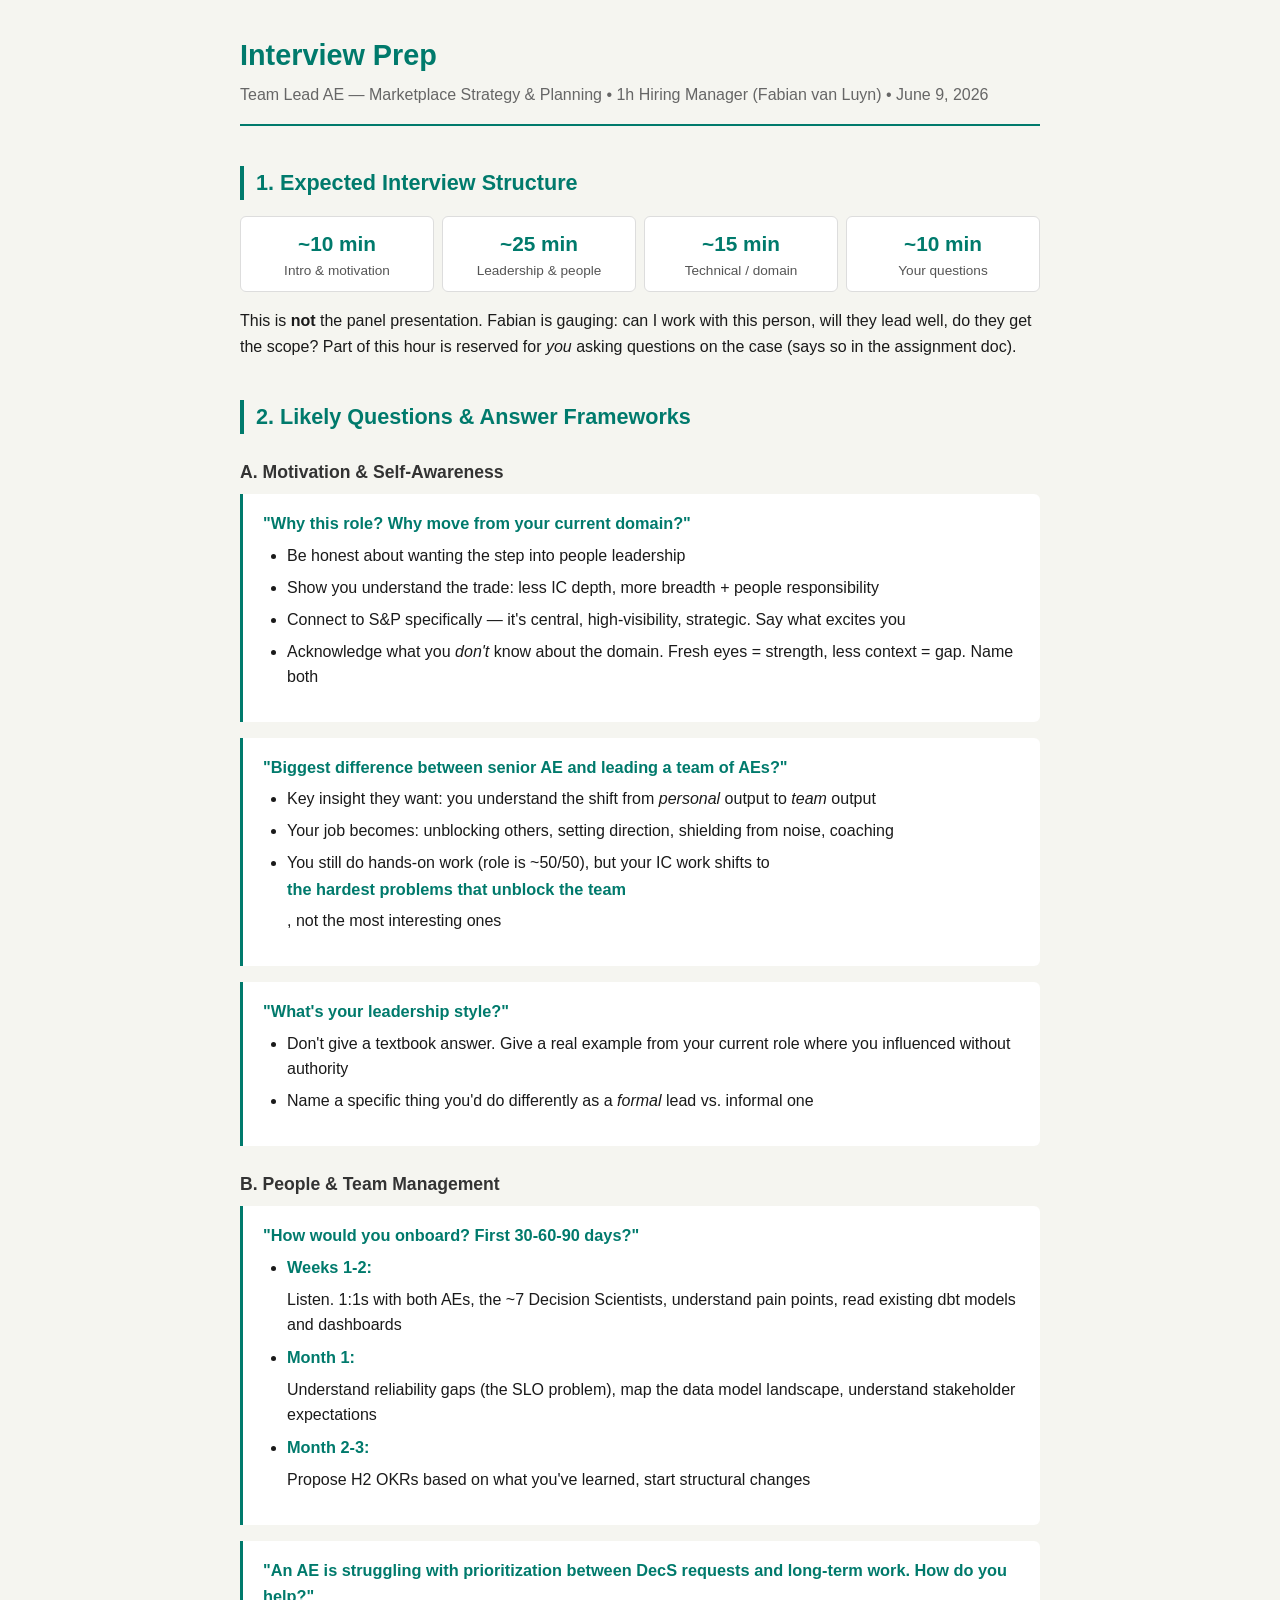
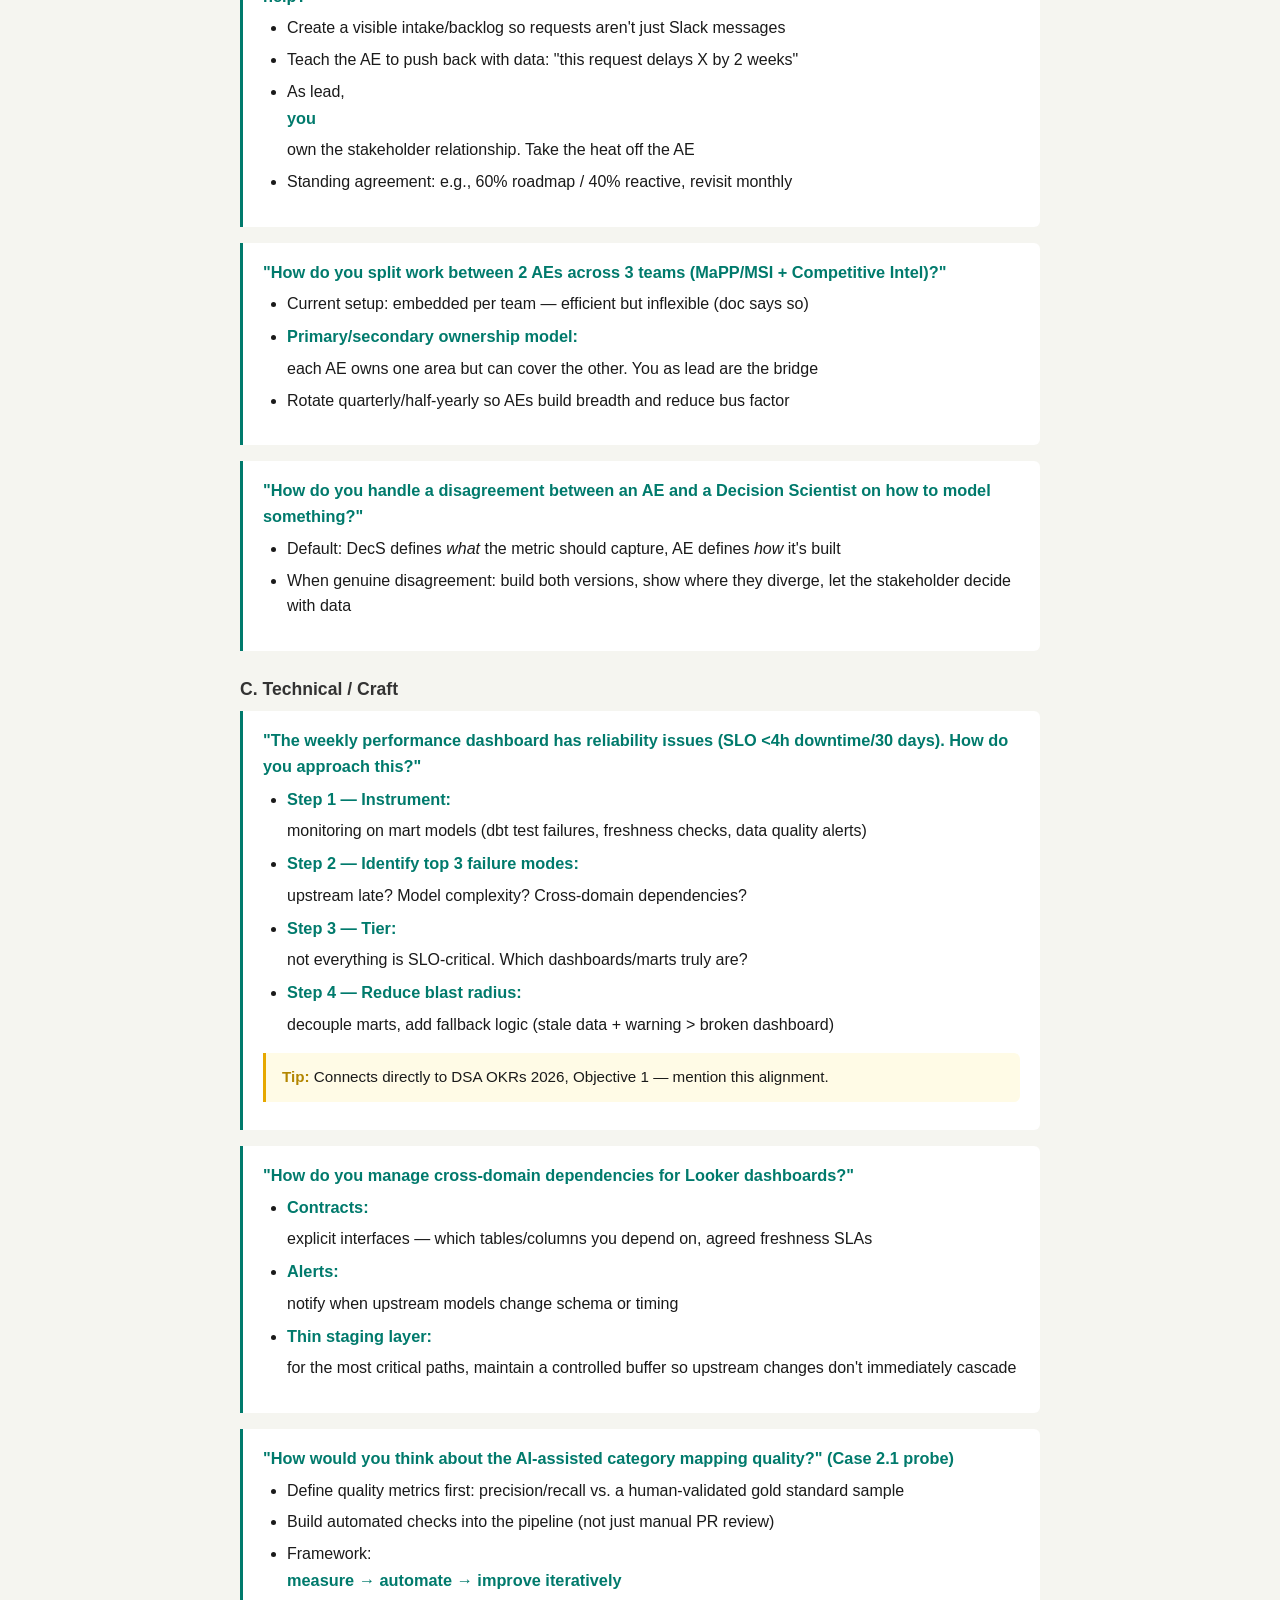
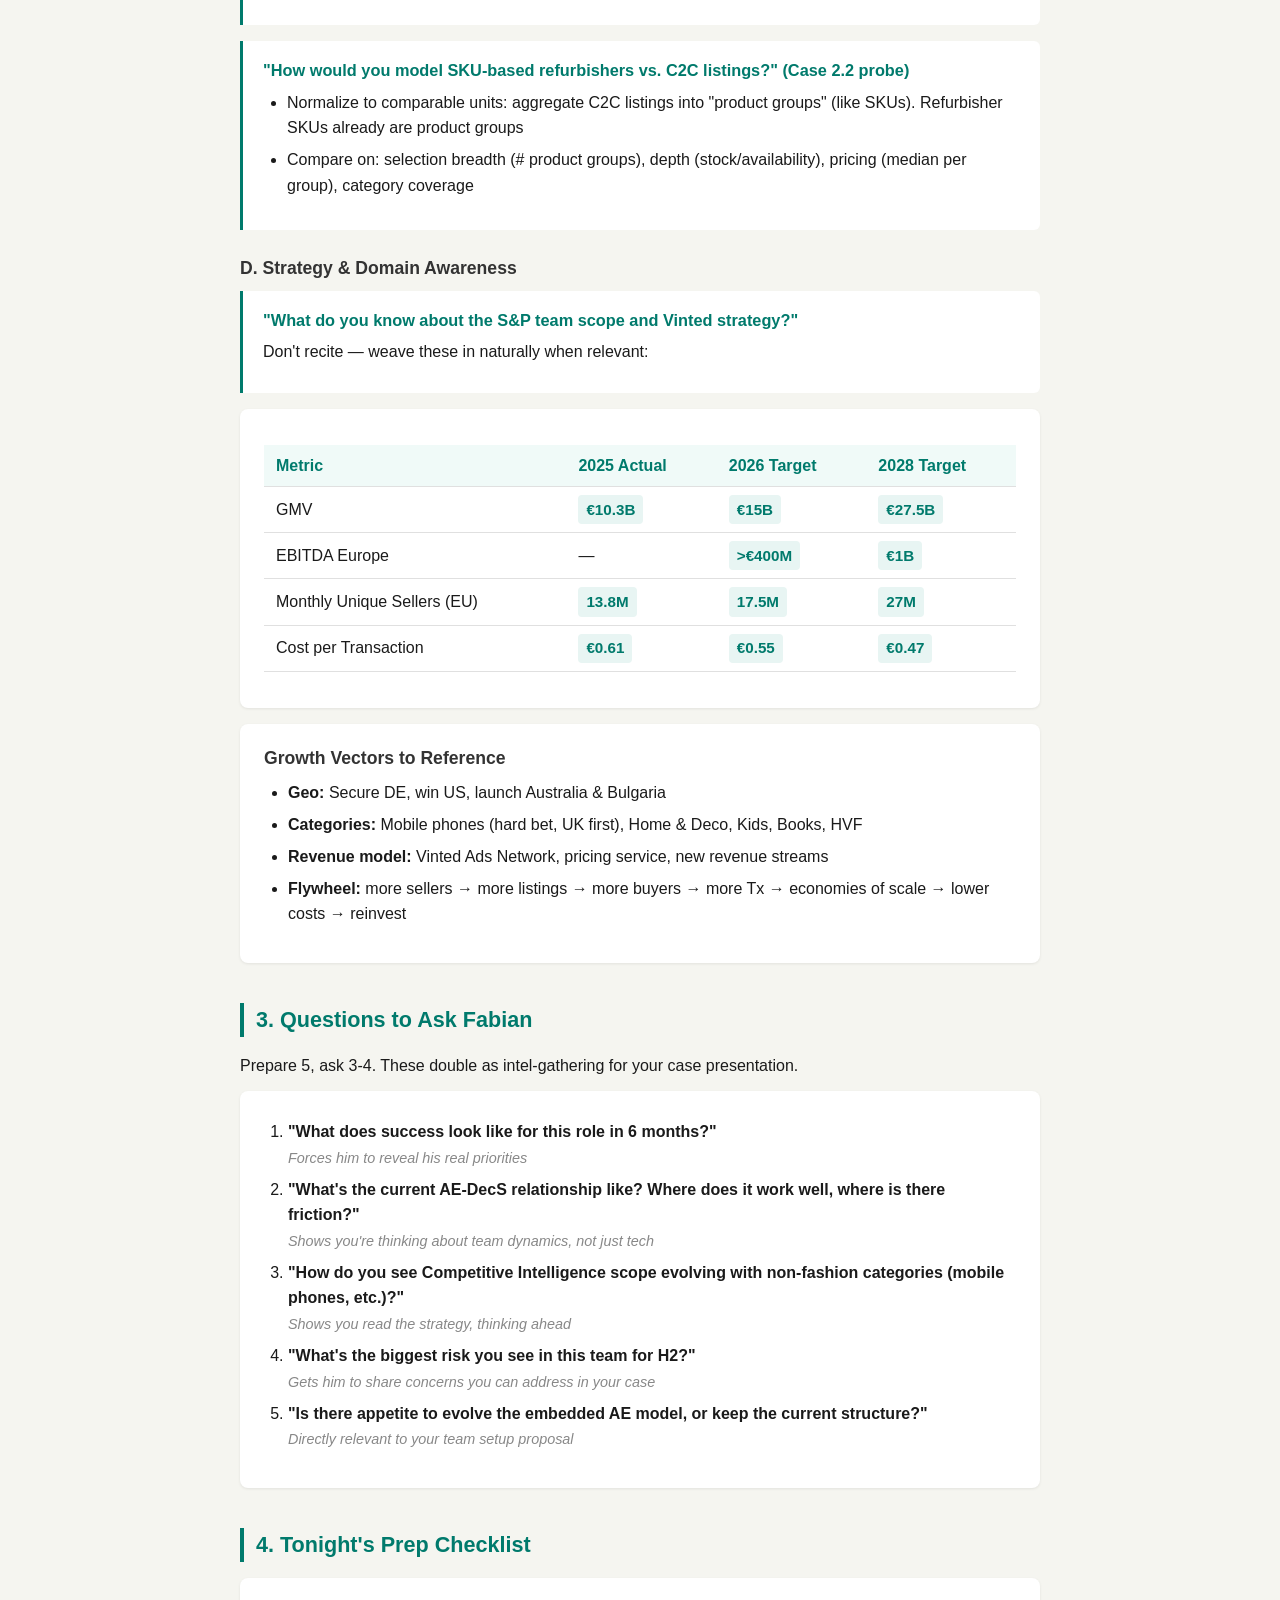
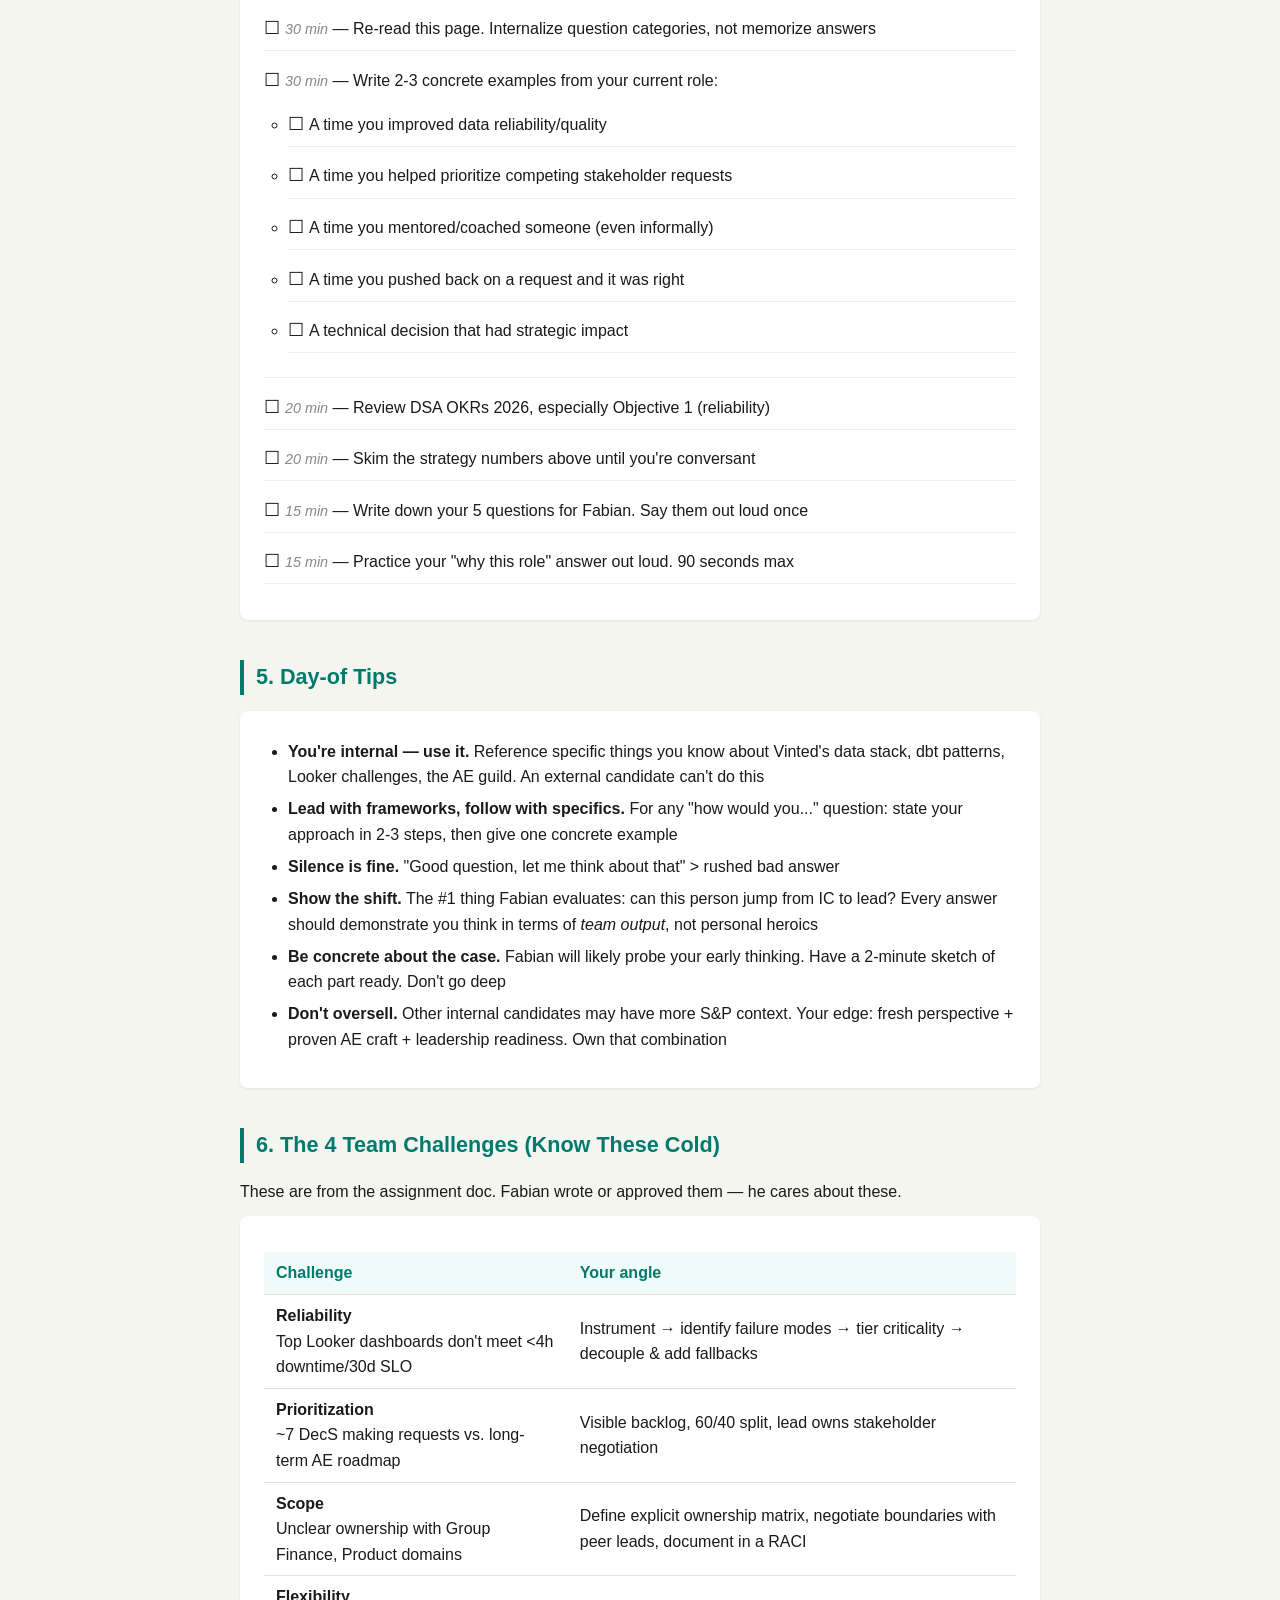
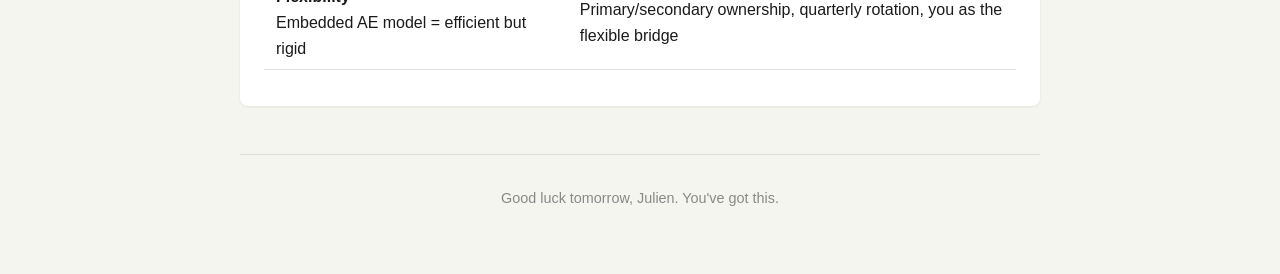
<file: interview-prep.html>
<!DOCTYPE html>
<html lang="en">
<head>
<meta charset="UTF-8">
<meta name="viewport" content="width=device-width, initial-scale=1.0">
<title>Interview Prep - Team Lead AE, Marketplace Strategy & Planning</title>
<style>
  * { box-sizing: border-box; margin: 0; padding: 0; }
  body {
    font-family: -apple-system, BlinkMacSystemFont, 'Segoe UI', Roboto, sans-serif;
    line-height: 1.6;
    color: #1a1a1a;
    background: #f5f5f0;
    padding: 2rem 1rem;
  }
  .container { max-width: 800px; margin: 0 auto; }
  h1 {
    font-size: 1.8rem;
    margin-bottom: 0.25rem;
    color: #007a6c;
  }
  .subtitle {
    color: #666;
    font-size: 1rem;
    margin-bottom: 2rem;
    border-bottom: 2px solid #007a6c;
    padding-bottom: 1rem;
  }
  h2 {
    font-size: 1.35rem;
    margin: 2.5rem 0 1rem;
    color: #007a6c;
    border-left: 4px solid #007a6c;
    padding-left: 0.75rem;
  }
  h3 {
    font-size: 1.1rem;
    margin: 1.5rem 0 0.5rem;
    color: #333;
  }
  p { margin-bottom: 0.75rem; }
  ul, ol { margin: 0.5rem 0 1rem 1.5rem; }
  li { margin-bottom: 0.4rem; }
  .card {
    background: #fff;
    border-radius: 8px;
    padding: 1.25rem 1.5rem;
    margin-bottom: 1rem;
    box-shadow: 0 1px 3px rgba(0,0,0,0.08);
  }
  .card h3 { margin-top: 0; }
  .question {
    background: #fff;
    border-left: 3px solid #007a6c;
    padding: 1rem 1.25rem;
    margin-bottom: 1rem;
    border-radius: 0 6px 6px 0;
  }
  .question strong {
    color: #007a6c;
    display: block;
    margin-bottom: 0.4rem;
    font-size: 1.02rem;
  }
  .question ul { margin-top: 0.4rem; }
  .tip {
    background: #fffbe6;
    border-left: 3px solid #e6a800;
    padding: 0.75rem 1rem;
    margin: 0.75rem 0;
    border-radius: 0 6px 6px 0;
    font-size: 0.95rem;
  }
  .tip::before { content: "Tip: "; font-weight: 700; color: #b38600; }
  .warn {
    background: #f0faf8;
    border-left: 3px solid #007a6c;
    padding: 0.75rem 1rem;
    margin: 0.75rem 0;
    border-radius: 0 6px 6px 0;
    font-size: 0.95rem;
  }
  .stat {
    display: inline-block;
    background: #e8f5f3;
    color: #007a6c;
    font-weight: 600;
    padding: 0.15rem 0.5rem;
    border-radius: 4px;
    font-size: 0.95rem;
  }
  .checklist { list-style: none; margin-left: 0; }
  .checklist li { padding: 0.5rem 0; border-bottom: 1px solid #eee; }
  .checklist li::before { content: "☐ "; font-size: 1.1rem; }
  .time { color: #888; font-size: 0.9rem; font-style: italic; }
  table { width: 100%; border-collapse: collapse; margin: 1rem 0; }
  th, td { padding: 0.5rem 0.75rem; text-align: left; border-bottom: 1px solid #e0e0e0; }
  th { background: #f0faf8; color: #007a6c; font-weight: 600; }
  .flow { display: flex; gap: 0.5rem; flex-wrap: wrap; margin: 1rem 0; }
  .flow-item {
    background: #fff;
    border: 1px solid #ddd;
    border-radius: 6px;
    padding: 0.6rem 1rem;
    flex: 1;
    min-width: 140px;
    text-align: center;
  }
  .flow-item .mins { font-size: 1.3rem; font-weight: 700; color: #007a6c; }
  .flow-item .label { font-size: 0.85rem; color: #555; }
  @media (max-width: 600px) {
    body { padding: 1rem 0.5rem; }
    .flow-item { min-width: 100%; }
  }
</style>
</head>
<body>
<div class="container">

<h1>Interview Prep</h1>
<p class="subtitle">Team Lead AE &mdash; Marketplace Strategy &amp; Planning &bull; 1h Hiring Manager (Fabian van Luyn) &bull; June 9, 2026</p>

<!-- ============================================ -->
<h2>1. Expected Interview Structure</h2>

<div class="flow">
  <div class="flow-item"><div class="mins">~10 min</div><div class="label">Intro &amp; motivation</div></div>
  <div class="flow-item"><div class="mins">~25 min</div><div class="label">Leadership &amp; people</div></div>
  <div class="flow-item"><div class="mins">~15 min</div><div class="label">Technical / domain</div></div>
  <div class="flow-item"><div class="mins">~10 min</div><div class="label">Your questions</div></div>
</div>

<p>This is <strong>not</strong> the panel presentation. Fabian is gauging: can I work with this person, will they lead well, do they get the scope? Part of this hour is reserved for <em>you</em> asking questions on the case (says so in the assignment doc).</p>

<!-- ============================================ -->
<h2>2. Likely Questions &amp; Answer Frameworks</h2>

<h3>A. Motivation &amp; Self-Awareness</h3>

<div class="question">
  <strong>"Why this role? Why move from your current domain?"</strong>
  <ul>
    <li>Be honest about wanting the step into people leadership</li>
    <li>Show you understand the trade: less IC depth, more breadth + people responsibility</li>
    <li>Connect to S&amp;P specifically &mdash; it's central, high-visibility, strategic. Say what excites you</li>
    <li>Acknowledge what you <em>don't</em> know about the domain. Fresh eyes = strength, less context = gap. Name both</li>
  </ul>
</div>

<div class="question">
  <strong>"Biggest difference between senior AE and leading a team of AEs?"</strong>
  <ul>
    <li>Key insight they want: you understand the shift from <em>personal</em> output to <em>team</em> output</li>
    <li>Your job becomes: unblocking others, setting direction, shielding from noise, coaching</li>
    <li>You still do hands-on work (role is ~50/50), but your IC work shifts to <strong>the hardest problems that unblock the team</strong>, not the most interesting ones</li>
  </ul>
</div>

<div class="question">
  <strong>"What's your leadership style?"</strong>
  <ul>
    <li>Don't give a textbook answer. Give a real example from your current role where you influenced without authority</li>
    <li>Name a specific thing you'd do differently as a <em>formal</em> lead vs. informal one</li>
  </ul>
</div>

<h3>B. People &amp; Team Management</h3>

<div class="question">
  <strong>"How would you onboard? First 30-60-90 days?"</strong>
  <ul>
    <li><strong>Weeks 1-2:</strong> Listen. 1:1s with both AEs, the ~7 Decision Scientists, understand pain points, read existing dbt models and dashboards</li>
    <li><strong>Month 1:</strong> Understand reliability gaps (the SLO problem), map the data model landscape, understand stakeholder expectations</li>
    <li><strong>Month 2-3:</strong> Propose H2 OKRs based on what you've learned, start structural changes</li>
  </ul>
</div>

<div class="question">
  <strong>"An AE is struggling with prioritization between DecS requests and long-term work. How do you help?"</strong>
  <ul>
    <li>Create a visible intake/backlog so requests aren't just Slack messages</li>
    <li>Teach the AE to push back with data: "this request delays X by 2 weeks"</li>
    <li>As lead, <strong>you</strong> own the stakeholder relationship. Take the heat off the AE</li>
    <li>Standing agreement: e.g., 60% roadmap / 40% reactive, revisit monthly</li>
  </ul>
</div>

<div class="question">
  <strong>"How do you split work between 2 AEs across 3 teams (MaPP/MSI + Competitive Intel)?"</strong>
  <ul>
    <li>Current setup: embedded per team &mdash; efficient but inflexible (doc says so)</li>
    <li><strong>Primary/secondary ownership model:</strong> each AE owns one area but can cover the other. You as lead are the bridge</li>
    <li>Rotate quarterly/half-yearly so AEs build breadth and reduce bus factor</li>
  </ul>
</div>

<div class="question">
  <strong>"How do you handle a disagreement between an AE and a Decision Scientist on how to model something?"</strong>
  <ul>
    <li>Default: DecS defines <em>what</em> the metric should capture, AE defines <em>how</em> it's built</li>
    <li>When genuine disagreement: build both versions, show where they diverge, let the stakeholder decide with data</li>
  </ul>
</div>

<h3>C. Technical / Craft</h3>

<div class="question">
  <strong>"The weekly performance dashboard has reliability issues (SLO &lt;4h downtime/30 days). How do you approach this?"</strong>
  <ul>
    <li><strong>Step 1 &mdash; Instrument:</strong> monitoring on mart models (dbt test failures, freshness checks, data quality alerts)</li>
    <li><strong>Step 2 &mdash; Identify top 3 failure modes:</strong> upstream late? Model complexity? Cross-domain dependencies?</li>
    <li><strong>Step 3 &mdash; Tier:</strong> not everything is SLO-critical. Which dashboards/marts truly are?</li>
    <li><strong>Step 4 &mdash; Reduce blast radius:</strong> decouple marts, add fallback logic (stale data + warning &gt; broken dashboard)</li>
  </ul>
  <div class="tip">Connects directly to DSA OKRs 2026, Objective 1 &mdash; mention this alignment.</div>
</div>

<div class="question">
  <strong>"How do you manage cross-domain dependencies for Looker dashboards?"</strong>
  <ul>
    <li><strong>Contracts:</strong> explicit interfaces &mdash; which tables/columns you depend on, agreed freshness SLAs</li>
    <li><strong>Alerts:</strong> notify when upstream models change schema or timing</li>
    <li><strong>Thin staging layer:</strong> for the most critical paths, maintain a controlled buffer so upstream changes don't immediately cascade</li>
  </ul>
</div>

<div class="question">
  <strong>"How would you think about the AI-assisted category mapping quality?" (Case 2.1 probe)</strong>
  <ul>
    <li>Define quality metrics first: precision/recall vs. a human-validated gold standard sample</li>
    <li>Build automated checks into the pipeline (not just manual PR review)</li>
    <li>Framework: <strong>measure &rarr; automate &rarr; improve iteratively</strong></li>
  </ul>
</div>

<div class="question">
  <strong>"How would you model SKU-based refurbishers vs. C2C listings?" (Case 2.2 probe)</strong>
  <ul>
    <li>Normalize to comparable units: aggregate C2C listings into "product groups" (like SKUs). Refurbisher SKUs already are product groups</li>
    <li>Compare on: selection breadth (# product groups), depth (stock/availability), pricing (median per group), category coverage</li>
  </ul>
</div>

<h3>D. Strategy &amp; Domain Awareness</h3>

<div class="question">
  <strong>"What do you know about the S&amp;P team scope and Vinted strategy?"</strong>
  <p>Don't recite &mdash; weave these in naturally when relevant:</p>
</div>

<div class="card">
<table>
  <tr><th>Metric</th><th>2025 Actual</th><th>2026 Target</th><th>2028 Target</th></tr>
  <tr><td>GMV</td><td><span class="stat">&euro;10.3B</span></td><td><span class="stat">&euro;15B</span></td><td><span class="stat">&euro;27.5B</span></td></tr>
  <tr><td>EBITDA Europe</td><td>&mdash;</td><td><span class="stat">&gt;&euro;400M</span></td><td><span class="stat">&euro;1B</span></td></tr>
  <tr><td>Monthly Unique Sellers (EU)</td><td><span class="stat">13.8M</span></td><td><span class="stat">17.5M</span></td><td><span class="stat">27M</span></td></tr>
  <tr><td>Cost per Transaction</td><td><span class="stat">&euro;0.61</span></td><td><span class="stat">&euro;0.55</span></td><td><span class="stat">&euro;0.47</span></td></tr>
</table>
</div>

<div class="card">
  <h3>Growth Vectors to Reference</h3>
  <ul>
    <li><strong>Geo:</strong> Secure DE, win US, launch Australia &amp; Bulgaria</li>
    <li><strong>Categories:</strong> Mobile phones (hard bet, UK first), Home &amp; Deco, Kids, Books, HVF</li>
    <li><strong>Revenue model:</strong> Vinted Ads Network, pricing service, new revenue streams</li>
    <li><strong>Flywheel:</strong> more sellers &rarr; more listings &rarr; more buyers &rarr; more Tx &rarr; economies of scale &rarr; lower costs &rarr; reinvest</li>
  </ul>
</div>

<!-- ============================================ -->
<h2>3. Questions to Ask Fabian</h2>
<p>Prepare 5, ask 3-4. These double as intel-gathering for your case presentation.</p>

<div class="card">
<ol>
  <li><strong>"What does success look like for this role in 6 months?"</strong><br><span class="time">Forces him to reveal his real priorities</span></li>
  <li><strong>"What's the current AE-DecS relationship like? Where does it work well, where is there friction?"</strong><br><span class="time">Shows you're thinking about team dynamics, not just tech</span></li>
  <li><strong>"How do you see Competitive Intelligence scope evolving with non-fashion categories (mobile phones, etc.)?"</strong><br><span class="time">Shows you read the strategy, thinking ahead</span></li>
  <li><strong>"What's the biggest risk you see in this team for H2?"</strong><br><span class="time">Gets him to share concerns you can address in your case</span></li>
  <li><strong>"Is there appetite to evolve the embedded AE model, or keep the current structure?"</strong><br><span class="time">Directly relevant to your team setup proposal</span></li>
</ol>
</div>

<!-- ============================================ -->
<h2>4. Tonight's Prep Checklist</h2>

<div class="card">
<ul class="checklist">
  <li><span class="time">30 min</span> &mdash; Re-read this page. Internalize question categories, not memorize answers</li>
  <li><span class="time">30 min</span> &mdash; Write 2-3 concrete examples from your current role:
    <ul>
      <li>A time you improved data reliability/quality</li>
      <li>A time you helped prioritize competing stakeholder requests</li>
      <li>A time you mentored/coached someone (even informally)</li>
      <li>A time you pushed back on a request and it was right</li>
      <li>A technical decision that had strategic impact</li>
    </ul>
  </li>
  <li><span class="time">20 min</span> &mdash; Review DSA OKRs 2026, especially Objective 1 (reliability)</li>
  <li><span class="time">20 min</span> &mdash; Skim the strategy numbers above until you're conversant</li>
  <li><span class="time">15 min</span> &mdash; Write down your 5 questions for Fabian. Say them out loud once</li>
  <li><span class="time">15 min</span> &mdash; Practice your "why this role" answer out loud. 90 seconds max</li>
</ul>
</div>

<!-- ============================================ -->
<h2>5. Day-of Tips</h2>

<div class="card">
<ul>
  <li><strong>You're internal &mdash; use it.</strong> Reference specific things you know about Vinted's data stack, dbt patterns, Looker challenges, the AE guild. An external candidate can't do this</li>
  <li><strong>Lead with frameworks, follow with specifics.</strong> For any "how would you..." question: state your approach in 2-3 steps, then give one concrete example</li>
  <li><strong>Silence is fine.</strong> "Good question, let me think about that" &gt; rushed bad answer</li>
  <li><strong>Show the shift.</strong> The #1 thing Fabian evaluates: can this person jump from IC to lead? Every answer should demonstrate you think in terms of <em>team output</em>, not personal heroics</li>
  <li><strong>Be concrete about the case.</strong> Fabian will likely probe your early thinking. Have a 2-minute sketch of each part ready. Don't go deep</li>
  <li><strong>Don't oversell.</strong> Other internal candidates may have more S&amp;P context. Your edge: fresh perspective + proven AE craft + leadership readiness. Own that combination</li>
</ul>
</div>

<h2>6. The 4 Team Challenges (Know These Cold)</h2>
<p>These are from the assignment doc. Fabian wrote or approved them &mdash; he cares about these.</p>

<div class="card">
<table>
  <tr><th>Challenge</th><th>Your angle</th></tr>
  <tr>
    <td><strong>Reliability</strong><br>Top Looker dashboards don't meet &lt;4h downtime/30d SLO</td>
    <td>Instrument &rarr; identify failure modes &rarr; tier criticality &rarr; decouple &amp; add fallbacks</td>
  </tr>
  <tr>
    <td><strong>Prioritization</strong><br>~7 DecS making requests vs. long-term AE roadmap</td>
    <td>Visible backlog, 60/40 split, lead owns stakeholder negotiation</td>
  </tr>
  <tr>
    <td><strong>Scope</strong><br>Unclear ownership with Group Finance, Product domains</td>
    <td>Define explicit ownership matrix, negotiate boundaries with peer leads, document in a RACI</td>
  </tr>
  <tr>
    <td><strong>Flexibility</strong><br>Embedded AE model = efficient but rigid</td>
    <td>Primary/secondary ownership, quarterly rotation, you as the flexible bridge</td>
  </tr>
</table>
</div>

<div style="text-align:center; margin-top:3rem; padding:2rem; color:#888; font-size:0.9rem; border-top:1px solid #ddd;">
  Good luck tomorrow, Julien. You've got this.
</div>

</div>
</body>
</html>
</file>
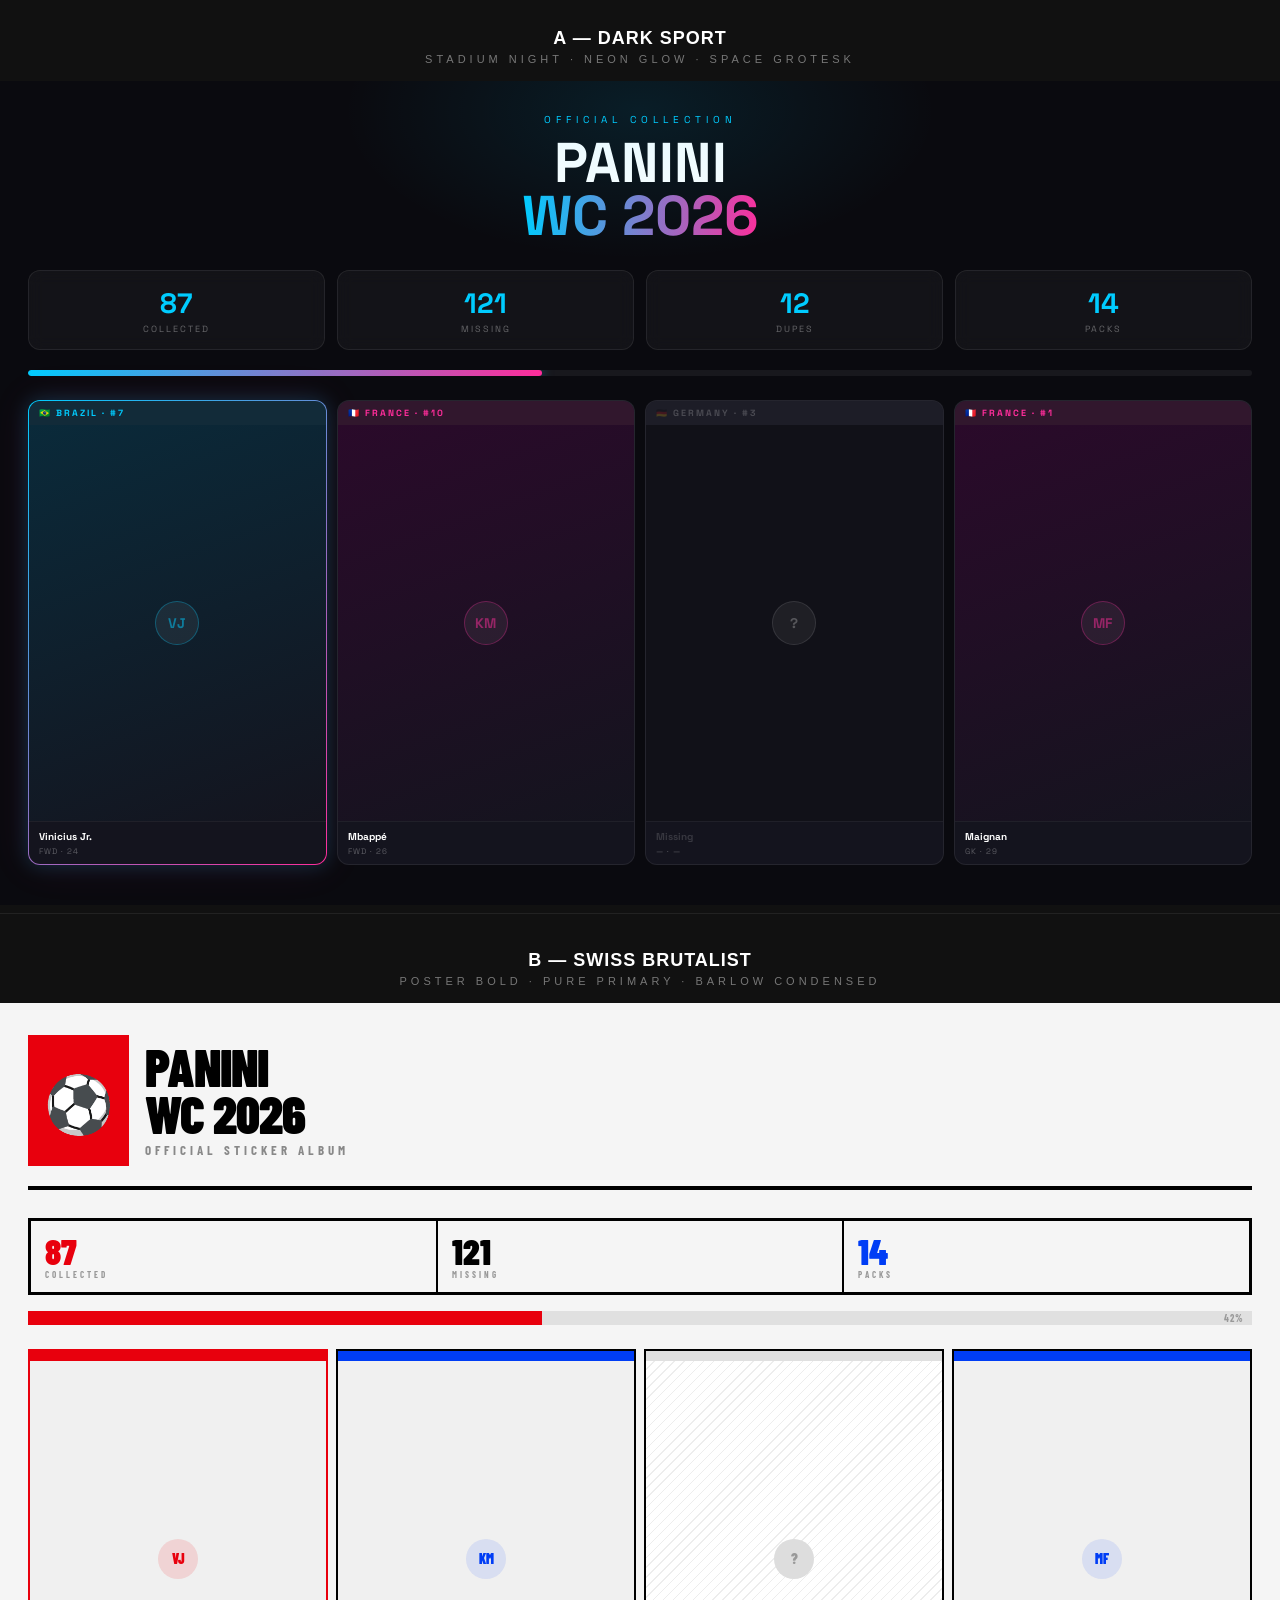
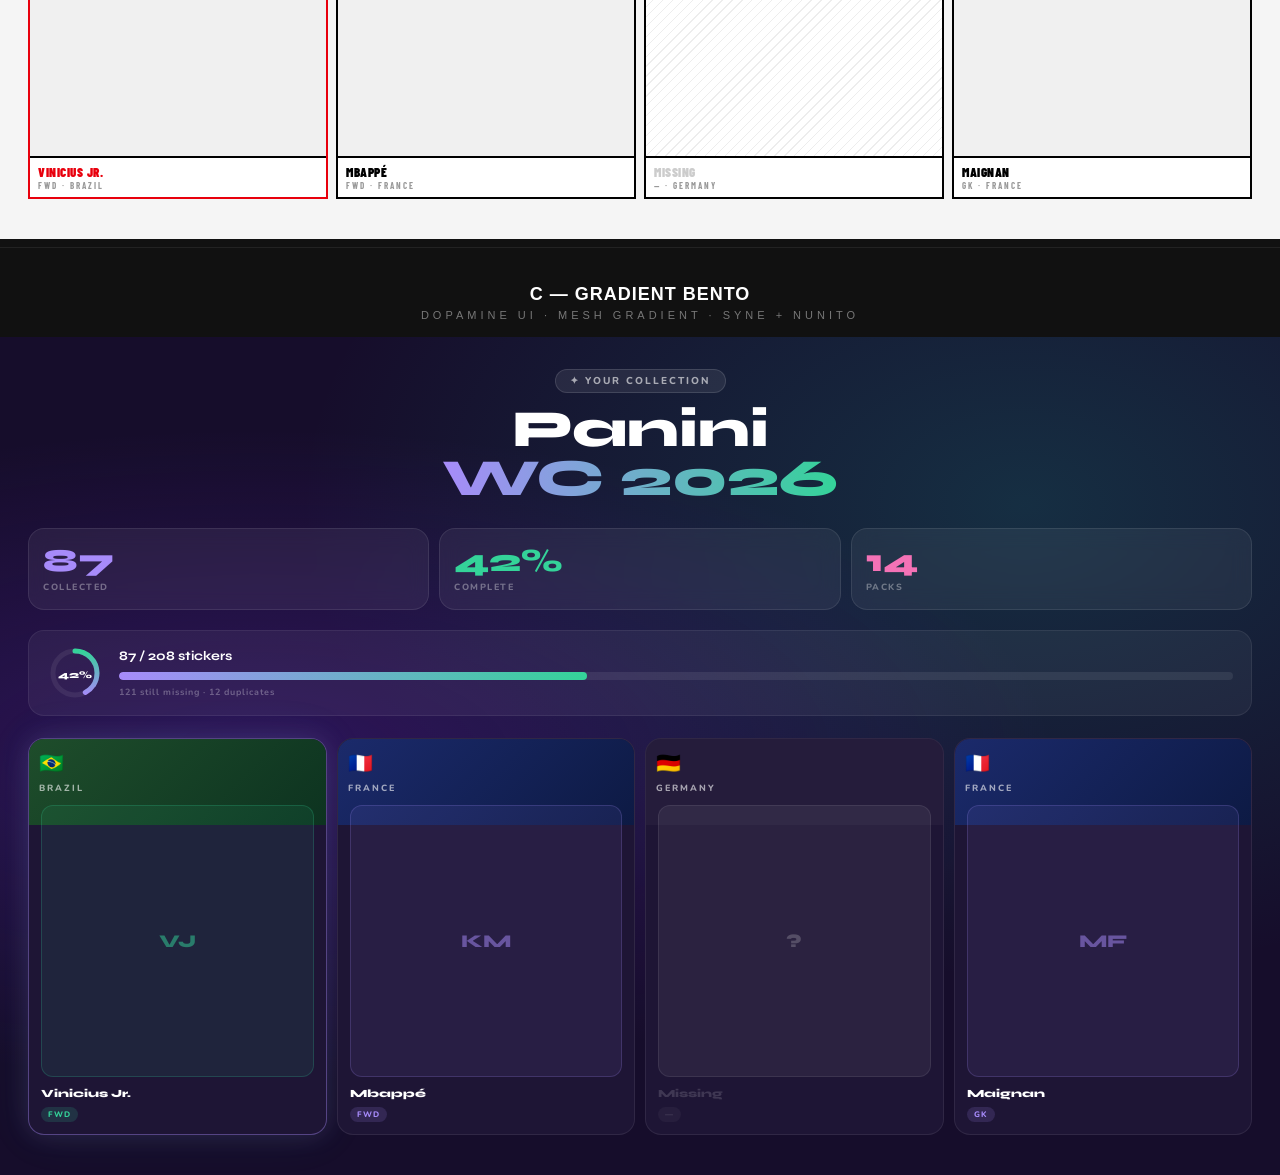
<file: mockups.html>
<!DOCTYPE html>
<html lang="en">
<head>
<meta charset="UTF-8">
<meta name="viewport" content="width=device-width, initial-scale=1.0">
<title>Design Mockups</title>
<link href="https://fonts.googleapis.com/css2?family=Space+Grotesk:wght@400;700;800&family=Barlow+Condensed:wght@400;700;900&family=Nunito:wght@400;700;800&family=Syne:wght@700;800&display=swap" rel="stylesheet">
<style>
* { box-sizing: border-box; margin: 0; padding: 0; }
body { background: #111; font-family: sans-serif; }

/* LABELS */
.label {
  text-align: center;
  padding: 28px 0 16px;
  color: #777;
  font-size: 11px;
  letter-spacing: 4px;
  text-transform: uppercase;
}
.label strong { display: block; color: #fff; font-size: 18px; letter-spacing: 1px; margin-bottom: 4px; }

/* ═══════════════════════════════════════
   OPTION A — DARK SPORT / STADIUM NIGHT
   ═══════════════════════════════════════ */
.a-wrap {
  background: #0A0A0F;
  padding: 32px 28px 40px;
  position: relative;
  overflow: hidden;
}
/* stadium glow */
.a-wrap::before {
  content: '';
  position: absolute;
  top: -120px; left: 50%;
  transform: translateX(-50%);
  width: 600px; height: 300px;
  background: radial-gradient(ellipse, rgba(0,200,255,.1) 0%, transparent 70%);
  pointer-events: none;
}

.a-hero {
  text-align: center;
  margin-bottom: 28px;
}
.a-eyebrow {
  font-family: 'Space Grotesk', sans-serif;
  font-size: 10px;
  letter-spacing: 5px;
  color: #00CCFF;
  text-transform: uppercase;
  margin-bottom: 10px;
}
.a-title {
  font-family: 'Space Grotesk', sans-serif;
  font-size: 56px;
  font-weight: 800;
  color: #fff;
  line-height: .95;
}
.a-title span {
  background: linear-gradient(90deg, #00CCFF, #FF2D9B);
  -webkit-background-clip: text;
  -webkit-text-fill-color: transparent;
}

/* stats row */
.a-stats {
  display: flex;
  gap: 12px;
  margin-bottom: 20px;
}
.a-stat {
  flex: 1;
  background: rgba(255,255,255,.04);
  border: 1px solid rgba(255,255,255,.08);
  border-radius: 12px;
  padding: 14px 12px;
  text-align: center;
  backdrop-filter: blur(8px);
}
.a-stat-n {
  font-family: 'Space Grotesk', sans-serif;
  font-size: 28px;
  font-weight: 800;
  color: #00CCFF;
}
.a-stat-l {
  font-family: 'Space Grotesk', sans-serif;
  font-size: 9px;
  color: rgba(255,255,255,.35);
  letter-spacing: 2px;
  text-transform: uppercase;
  margin-top: 2px;
}

/* progress */
.a-bar-wrap {
  background: rgba(255,255,255,.06);
  border-radius: 99px;
  height: 6px;
  margin-bottom: 24px;
  overflow: hidden;
}
.a-bar-fill {
  height: 100%;
  width: 42%;
  border-radius: 99px;
  background: linear-gradient(90deg, #00CCFF, #FF2D9B);
  box-shadow: 0 0 12px #00CCFF88;
}

/* cards */
.a-cards { display: flex; gap: 10px; }
.a-card {
  flex: 1;
  background: #14141E;
  border-radius: 12px;
  overflow: hidden;
  border: 1px solid rgba(255,255,255,.07);
  position: relative;
}
.a-card-header {
  padding: 6px 10px;
  font-family: 'Space Grotesk', sans-serif;
  font-size: 9px;
  font-weight: 700;
  letter-spacing: 2px;
  text-transform: uppercase;
  display: flex;
  align-items: center;
  gap: 6px;
}
.a-card.brazil .a-card-header { background: rgba(0,204,255,.12); color: #00CCFF; }
.a-card.france .a-card-header { background: rgba(255,45,155,.12); color: #FF2D9B; }
.a-card.missing .a-card-header { background: rgba(255,255,255,.04); color: rgba(255,255,255,.2); }
.a-card-photo {
  width: 100%;
  aspect-ratio: 3/4;
  background: #1E1E2E;
  display: flex;
  align-items: center;
  justify-content: center;
}
.a-card.brazil .a-card-photo { background: linear-gradient(160deg, #0A2A3A 0%, #14141E 100%); }
.a-card.france .a-card-photo { background: linear-gradient(160deg, #2A0A2A 0%, #14141E 100%); }
.a-card.missing .a-card-photo { background: #111118; }
.a-photo-placeholder {
  width: 44px; height: 44px;
  border-radius: 50%;
  background: rgba(255,255,255,.06);
  border: 1.5px solid rgba(255,255,255,.1);
  display: flex;
  align-items: center;
  justify-content: center;
  font-family: 'Space Grotesk', sans-serif;
  font-size: 14px;
  font-weight: 700;
  color: rgba(255,255,255,.25);
}
.a-card.brazil .a-photo-placeholder { border-color: rgba(0,204,255,.3); color: rgba(0,204,255,.5); }
.a-card.france .a-photo-placeholder { border-color: rgba(255,45,155,.3); color: rgba(255,45,155,.5); }
.a-card-info {
  padding: 8px 10px;
  border-top: 1px solid rgba(255,255,255,.05);
}
.a-card-name {
  font-family: 'Space Grotesk', sans-serif;
  font-size: 10px;
  font-weight: 700;
  color: #fff;
  white-space: nowrap;
  overflow: hidden;
  text-overflow: ellipsis;
  margin-bottom: 3px;
}
.a-card.missing .a-card-name { color: rgba(255,255,255,.15); }
.a-card-pos {
  font-size: 8px;
  color: rgba(255,255,255,.3);
  letter-spacing: 1px;
  font-family: 'Space Grotesk', sans-serif;
}

/* rare glow border */
.a-card.rare {
  border: 1px solid transparent;
  background: linear-gradient(#14141E, #14141E) padding-box,
              linear-gradient(135deg, #00CCFF, #FF2D9B) border-box;
  box-shadow: 0 0 20px rgba(0,204,255,.2), 0 0 40px rgba(255,45,155,.1);
}


/* ═══════════════════════════════════════
   OPTION B — BOLD PRIMARY / SWISS
   ═══════════════════════════════════════ */
.b-wrap {
  background: #F5F5F5;
  padding: 32px 28px 40px;
}

.b-hero {
  display: flex;
  align-items: flex-start;
  gap: 0;
  margin-bottom: 28px;
  border-bottom: 4px solid #000;
  padding-bottom: 20px;
}
.b-flag-block {
  background: #E8000D;
  color: #fff;
  font-family: 'Barlow Condensed', sans-serif;
  font-size: 56px;
  font-weight: 900;
  line-height: 1;
  padding: 10px 16px 8px;
  letter-spacing: -1px;
  flex-shrink: 0;
  align-self: stretch;
  display: flex;
  align-items: center;
}
.b-title-block {
  padding: 8px 16px;
  flex: 1;
}
.b-title {
  font-family: 'Barlow Condensed', sans-serif;
  font-size: 52px;
  font-weight: 900;
  color: #000;
  line-height: .9;
  text-transform: uppercase;
  letter-spacing: -1px;
}
.b-sub {
  font-family: 'Barlow Condensed', sans-serif;
  font-size: 13px;
  font-weight: 700;
  color: #888;
  letter-spacing: 4px;
  text-transform: uppercase;
  margin-top: 6px;
}

/* stats */
.b-stats {
  display: flex;
  gap: 0;
  margin-bottom: 16px;
  border: 3px solid #000;
}
.b-stat {
  flex: 1;
  padding: 12px 14px;
  border-right: 2px solid #000;
  text-align: left;
}
.b-stat:last-child { border-right: none; }
.b-stat-n {
  font-family: 'Barlow Condensed', sans-serif;
  font-size: 36px;
  font-weight: 900;
  color: #000;
  line-height: 1;
}
.b-stat-n.red { color: #E8000D; }
.b-stat-n.blue { color: #003DF5; }
.b-stat-l {
  font-family: 'Barlow Condensed', sans-serif;
  font-size: 9px;
  font-weight: 700;
  color: #999;
  letter-spacing: 3px;
  text-transform: uppercase;
}

/* progress */
.b-bar-wrap {
  height: 14px;
  background: #E0E0E0;
  margin-bottom: 24px;
  position: relative;
}
.b-bar-fill {
  height: 100%;
  width: 42%;
  background: #E8000D;
}
.b-bar-pct {
  position: absolute;
  right: 8px;
  top: 50%;
  transform: translateY(-50%);
  font-family: 'Barlow Condensed', sans-serif;
  font-size: 10px;
  font-weight: 700;
  color: #999;
  letter-spacing: 1px;
}

/* cards */
.b-cards { display: flex; gap: 8px; }
.b-card {
  flex: 1;
  background: #fff;
  border: 2.5px solid #000;
  position: relative;
}
.b-card-band {
  height: 10px;
}
.b-card.brazil .b-card-band { background: #E8000D; }
.b-card.france .b-card-band { background: #003DF5; }
.b-card.missing .b-card-band { background: #E0E0E0; }
.b-card-photo {
  width: 100%;
  aspect-ratio: 3/4;
  background: #F0F0F0;
  display: flex;
  align-items: center;
  justify-content: center;
  position: relative;
}
.b-card.missing .b-card-photo {
  background: repeating-linear-gradient(
    -45deg,
    transparent,
    transparent 6px,
    rgba(0,0,0,.07) 6px,
    rgba(0,0,0,.07) 7px
  );
}
.b-photo-placeholder {
  width: 40px; height: 40px;
  background: #DDD;
  border-radius: 50%;
  display: flex;
  align-items: center;
  justify-content: center;
  font-family: 'Barlow Condensed', sans-serif;
  font-size: 14px;
  font-weight: 900;
  color: #999;
}
.b-card.brazil .b-photo-placeholder { background: rgba(232,0,13,.12); color: #E8000D; }
.b-card.france .b-photo-placeholder { background: rgba(0,61,245,.1); color: #003DF5; }
.b-card-info {
  padding: 6px 8px;
  border-top: 2px solid #000;
}
.b-card-name {
  font-family: 'Barlow Condensed', sans-serif;
  font-size: 13px;
  font-weight: 900;
  color: #000;
  text-transform: uppercase;
  white-space: nowrap;
  overflow: hidden;
  text-overflow: ellipsis;
  letter-spacing: .5px;
}
.b-card.missing .b-card-name { color: #CCC; }
.b-card-pos {
  font-family: 'Barlow Condensed', sans-serif;
  font-size: 9px;
  font-weight: 700;
  color: #999;
  letter-spacing: 2px;
  text-transform: uppercase;
}
.b-card.rare {
  border-color: #E8000D;
}
.b-card.rare .b-card-name { color: #E8000D; }


/* ═══════════════════════════════════════
   OPTION C — GRADIENT BENTO / DOPAMINE
   ═══════════════════════════════════════ */
.c-wrap {
  background: #160D2B;
  background-image:
    radial-gradient(ellipse at 20% 50%, rgba(100,40,200,.3) 0%, transparent 55%),
    radial-gradient(ellipse at 80% 20%, rgba(20,180,160,.2) 0%, transparent 50%);
  padding: 32px 28px 40px;
}

.c-hero {
  text-align: center;
  margin-bottom: 24px;
}
.c-eyebrow {
  display: inline-block;
  background: rgba(255,255,255,.08);
  border: 1px solid rgba(255,255,255,.12);
  border-radius: 99px;
  padding: 4px 14px;
  font-family: 'Nunito', sans-serif;
  font-size: 10px;
  font-weight: 800;
  color: rgba(255,255,255,.6);
  letter-spacing: 2px;
  text-transform: uppercase;
  margin-bottom: 12px;
}
.c-title {
  font-family: 'Syne', sans-serif;
  font-size: 52px;
  font-weight: 800;
  color: #fff;
  line-height: .95;
}
.c-title span {
  background: linear-gradient(90deg, #A78BFA, #34D399);
  -webkit-background-clip: text;
  -webkit-text-fill-color: transparent;
}

/* bento stats */
.c-bento {
  display: grid;
  grid-template-columns: 1fr 1fr 1fr;
  gap: 10px;
  margin-bottom: 20px;
}
.c-tile {
  background: rgba(255,255,255,.06);
  border: 1px solid rgba(255,255,255,.09);
  border-radius: 16px;
  padding: 16px 14px;
  backdrop-filter: blur(10px);
}
.c-tile-n {
  font-family: 'Syne', sans-serif;
  font-size: 32px;
  font-weight: 800;
  color: #fff;
  line-height: 1;
}
.c-tile.purple .c-tile-n { color: #A78BFA; }
.c-tile.teal .c-tile-n { color: #34D399; }
.c-tile.pink .c-tile-n { color: #F472B6; }
.c-tile-l {
  font-family: 'Nunito', sans-serif;
  font-size: 9px;
  font-weight: 800;
  color: rgba(255,255,255,.35);
  letter-spacing: 1.5px;
  text-transform: uppercase;
  margin-top: 4px;
}

/* arc progress (fake SVG) */
.c-progress-row {
  display: flex;
  align-items: center;
  gap: 16px;
  margin-bottom: 22px;
  background: rgba(255,255,255,.05);
  border-radius: 16px;
  padding: 14px 18px;
  border: 1px solid rgba(255,255,255,.07);
}
.c-arc {
  flex-shrink: 0;
}
.c-bar-info { flex: 1; }
.c-bar-title {
  font-family: 'Syne', sans-serif;
  font-size: 13px;
  font-weight: 700;
  color: #fff;
  margin-bottom: 8px;
}
.c-bar-track {
  height: 8px;
  background: rgba(255,255,255,.08);
  border-radius: 99px;
  overflow: hidden;
  margin-bottom: 6px;
}
.c-bar-fill {
  height: 100%;
  width: 42%;
  border-radius: 99px;
  background: linear-gradient(90deg, #A78BFA, #34D399);
}
.c-bar-sub {
  font-family: 'Nunito', sans-serif;
  font-size: 9px;
  font-weight: 700;
  color: rgba(255,255,255,.3);
  letter-spacing: 1px;
}

/* cards */
.c-cards { display: flex; gap: 10px; }
.c-card {
  flex: 1;
  border-radius: 16px;
  overflow: hidden;
  border: 1px solid rgba(255,255,255,.08);
  background: #1E1535;
}
.c-card-header {
  padding: 12px 10px 30px;
  position: relative;
}
.c-card.brazil .c-card-header { background: linear-gradient(135deg, #1E4D2B, #0D3320); }
.c-card.france .c-card-header { background: linear-gradient(135deg, #1B2A6B, #0D1A44); }
.c-card.missing .c-card-header { background: rgba(255,255,255,.03); }
.c-card-flag {
  font-size: 20px;
  display: block;
  margin-bottom: 2px;
}
.c-card-team {
  font-family: 'Nunito', sans-serif;
  font-size: 9px;
  font-weight: 800;
  letter-spacing: 2px;
  text-transform: uppercase;
  color: rgba(255,255,255,.6);
}
.c-card-photo {
  margin: -20px 12px 0;
  position: relative;
  z-index: 1;
  width: calc(100% - 24px);
  aspect-ratio: 1;
  border-radius: 12px;
  background: rgba(255,255,255,.06);
  display: flex;
  align-items: center;
  justify-content: center;
  border: 1px solid rgba(255,255,255,.08);
}
.c-card.brazil .c-card-photo { background: rgba(52,211,153,.08); border-color: rgba(52,211,153,.2); }
.c-card.france .c-card-photo { background: rgba(167,139,250,.08); border-color: rgba(167,139,250,.2); }
.c-photo-placeholder {
  font-family: 'Syne', sans-serif;
  font-size: 18px;
  font-weight: 800;
  color: rgba(255,255,255,.2);
}
.c-card.brazil .c-photo-placeholder { color: rgba(52,211,153,.5); }
.c-card.france .c-photo-placeholder { color: rgba(167,139,250,.5); }
.c-card-info {
  padding: 10px 12px 12px;
}
.c-card-name {
  font-family: 'Syne', sans-serif;
  font-size: 11px;
  font-weight: 800;
  color: #fff;
  white-space: nowrap;
  overflow: hidden;
  text-overflow: ellipsis;
  margin-bottom: 3px;
}
.c-card.missing .c-card-name { color: rgba(255,255,255,.15); }
.c-card-pos {
  display: inline-block;
  font-family: 'Nunito', sans-serif;
  font-size: 8px;
  font-weight: 800;
  letter-spacing: 1px;
  padding: 2px 7px;
  border-radius: 99px;
  text-transform: uppercase;
}
.c-card.brazil .c-card-pos { background: rgba(52,211,153,.15); color: #34D399; }
.c-card.france .c-card-pos { background: rgba(167,139,250,.15); color: #A78BFA; }
.c-card.missing .c-card-pos { background: rgba(255,255,255,.04); color: rgba(255,255,255,.15); }

.c-card.rare {
  border: 1px solid rgba(167,139,250,.4);
  box-shadow: 0 0 24px rgba(167,139,250,.15), 0 0 48px rgba(52,211,153,.08);
}

/* DIVIDERS */
hr { border: none; border-top: 1px solid #222; margin: 8px 0; }
</style>
</head>
<body>

<div class="label"><strong>A — Dark Sport</strong>Stadium night · neon glow · Space Grotesk</div>
<div class="a-wrap">
  <div class="a-hero">
    <div class="a-eyebrow">Official Collection</div>
    <div class="a-title">PANINI<br><span>WC 2026</span></div>
  </div>
  <div class="a-stats">
    <div class="a-stat"><div class="a-stat-n">87</div><div class="a-stat-l">Collected</div></div>
    <div class="a-stat"><div class="a-stat-n">121</div><div class="a-stat-l">Missing</div></div>
    <div class="a-stat"><div class="a-stat-n">12</div><div class="a-stat-l">Dupes</div></div>
    <div class="a-stat"><div class="a-stat-n">14</div><div class="a-stat-l">Packs</div></div>
  </div>
  <div class="a-bar-wrap"><div class="a-bar-fill"></div></div>
  <div class="a-cards">
    <div class="a-card brazil rare">
      <div class="a-card-header">🇧🇷 Brazil · #7</div>
      <div class="a-card-photo"><div class="a-photo-placeholder">VJ</div></div>
      <div class="a-card-info"><div class="a-card-name">Vinicius Jr.</div><div class="a-card-pos">FWD · 24</div></div>
    </div>
    <div class="a-card france">
      <div class="a-card-header">🇫🇷 France · #10</div>
      <div class="a-card-photo"><div class="a-photo-placeholder">KM</div></div>
      <div class="a-card-info"><div class="a-card-name">Mbappé</div><div class="a-card-pos">FWD · 26</div></div>
    </div>
    <div class="a-card missing">
      <div class="a-card-header">🇩🇪 Germany · #3</div>
      <div class="a-card-photo"><div class="a-photo-placeholder">?</div></div>
      <div class="a-card-info"><div class="a-card-name">Missing</div><div class="a-card-pos">— · —</div></div>
    </div>
    <div class="a-card france">
      <div class="a-card-header">🇫🇷 France · #1</div>
      <div class="a-card-photo"><div class="a-photo-placeholder">MF</div></div>
      <div class="a-card-info"><div class="a-card-name">Maignan</div><div class="a-card-pos">GK · 29</div></div>
    </div>
  </div>
</div>

<hr>

<div class="label"><strong>B — Swiss Brutalist</strong>Poster bold · pure primary · Barlow Condensed</div>
<div class="b-wrap">
  <div class="b-hero">
    <div class="b-flag-block">⚽</div>
    <div class="b-title-block">
      <div class="b-title">Panini<br>WC 2026</div>
      <div class="b-sub">Official Sticker Album</div>
    </div>
  </div>
  <div class="b-stats">
    <div class="b-stat"><div class="b-stat-n red">87</div><div class="b-stat-l">Collected</div></div>
    <div class="b-stat"><div class="b-stat-n">121</div><div class="b-stat-l">Missing</div></div>
    <div class="b-stat"><div class="b-stat-n blue">14</div><div class="b-stat-l">Packs</div></div>
  </div>
  <div class="b-bar-wrap"><div class="b-bar-fill"></div><div class="b-bar-pct">42%</div></div>
  <div class="b-cards">
    <div class="b-card brazil rare">
      <div class="b-card-band"></div>
      <div class="b-card-photo"><div class="b-photo-placeholder">VJ</div></div>
      <div class="b-card-info"><div class="b-card-name">Vinicius Jr.</div><div class="b-card-pos">FWD · Brazil</div></div>
    </div>
    <div class="b-card france">
      <div class="b-card-band"></div>
      <div class="b-card-photo"><div class="b-photo-placeholder">KM</div></div>
      <div class="b-card-info"><div class="b-card-name">Mbappé</div><div class="b-card-pos">FWD · France</div></div>
    </div>
    <div class="b-card missing">
      <div class="b-card-band"></div>
      <div class="b-card-photo"><div class="b-photo-placeholder">?</div></div>
      <div class="b-card-info"><div class="b-card-name">Missing</div><div class="b-card-pos">— · Germany</div></div>
    </div>
    <div class="b-card france">
      <div class="b-card-band"></div>
      <div class="b-card-photo"><div class="b-photo-placeholder">MF</div></div>
      <div class="b-card-info"><div class="b-card-name">Maignan</div><div class="b-card-pos">GK · France</div></div>
    </div>
  </div>
</div>

<hr>

<div class="label"><strong>C — Gradient Bento</strong>Dopamine UI · mesh gradient · Syne + Nunito</div>
<div class="c-wrap">
  <div class="c-hero">
    <div class="c-eyebrow">✦ Your Collection</div>
    <div class="c-title">Panini<br><span>WC 2026</span></div>
  </div>
  <div class="c-bento">
    <div class="c-tile purple"><div class="c-tile-n">87</div><div class="c-tile-l">Collected</div></div>
    <div class="c-tile teal"><div class="c-tile-n">42%</div><div class="c-tile-l">Complete</div></div>
    <div class="c-tile pink"><div class="c-tile-n">14</div><div class="c-tile-l">Packs</div></div>
  </div>
  <div class="c-progress-row">
    <svg class="c-arc" width="56" height="56" viewBox="0 0 56 56">
      <circle cx="28" cy="28" r="22" fill="none" stroke="rgba(255,255,255,.07)" stroke-width="5"/>
      <circle cx="28" cy="28" r="22" fill="none" stroke="url(#pg)" stroke-width="5"
        stroke-dasharray="138" stroke-dashoffset="80" stroke-linecap="round"
        transform="rotate(-90 28 28)"/>
      <defs>
        <linearGradient id="pg" x1="0" y1="0" x2="1" y2="0">
          <stop offset="0%" stop-color="#A78BFA"/>
          <stop offset="100%" stop-color="#34D399"/>
        </linearGradient>
      </defs>
      <text x="28" y="33" text-anchor="middle" font-family="Syne,sans-serif" font-size="10" font-weight="800" fill="#fff">42%</text>
    </svg>
    <div class="c-bar-info">
      <div class="c-bar-title">87 / 208 stickers</div>
      <div class="c-bar-track"><div class="c-bar-fill"></div></div>
      <div class="c-bar-sub">121 still missing · 12 duplicates</div>
    </div>
  </div>
  <div class="c-cards">
    <div class="c-card brazil rare">
      <div class="c-card-header"><span class="c-card-flag">🇧🇷</span><span class="c-card-team">Brazil</span></div>
      <div class="c-card-photo"><div class="c-photo-placeholder">VJ</div></div>
      <div class="c-card-info"><div class="c-card-name">Vinicius Jr.</div><span class="c-card-pos">FWD</span></div>
    </div>
    <div class="c-card france">
      <div class="c-card-header"><span class="c-card-flag">🇫🇷</span><span class="c-card-team">France</span></div>
      <div class="c-card-photo"><div class="c-photo-placeholder">KM</div></div>
      <div class="c-card-info"><div class="c-card-name">Mbappé</div><span class="c-card-pos">FWD</span></div>
    </div>
    <div class="c-card missing">
      <div class="c-card-header"><span class="c-card-flag">🇩🇪</span><span class="c-card-team">Germany</span></div>
      <div class="c-card-photo"><div class="c-photo-placeholder">?</div></div>
      <div class="c-card-info"><div class="c-card-name">Missing</div><span class="c-card-pos">—</span></div>
    </div>
    <div class="c-card france">
      <div class="c-card-header"><span class="c-card-flag">🇫🇷</span><span class="c-card-team">France</span></div>
      <div class="c-card-photo"><div class="c-photo-placeholder">MF</div></div>
      <div class="c-card-info"><div class="c-card-name">Maignan</div><span class="c-card-pos">GK</span></div>
    </div>
  </div>
</div>

</body>
</html>
</file>
